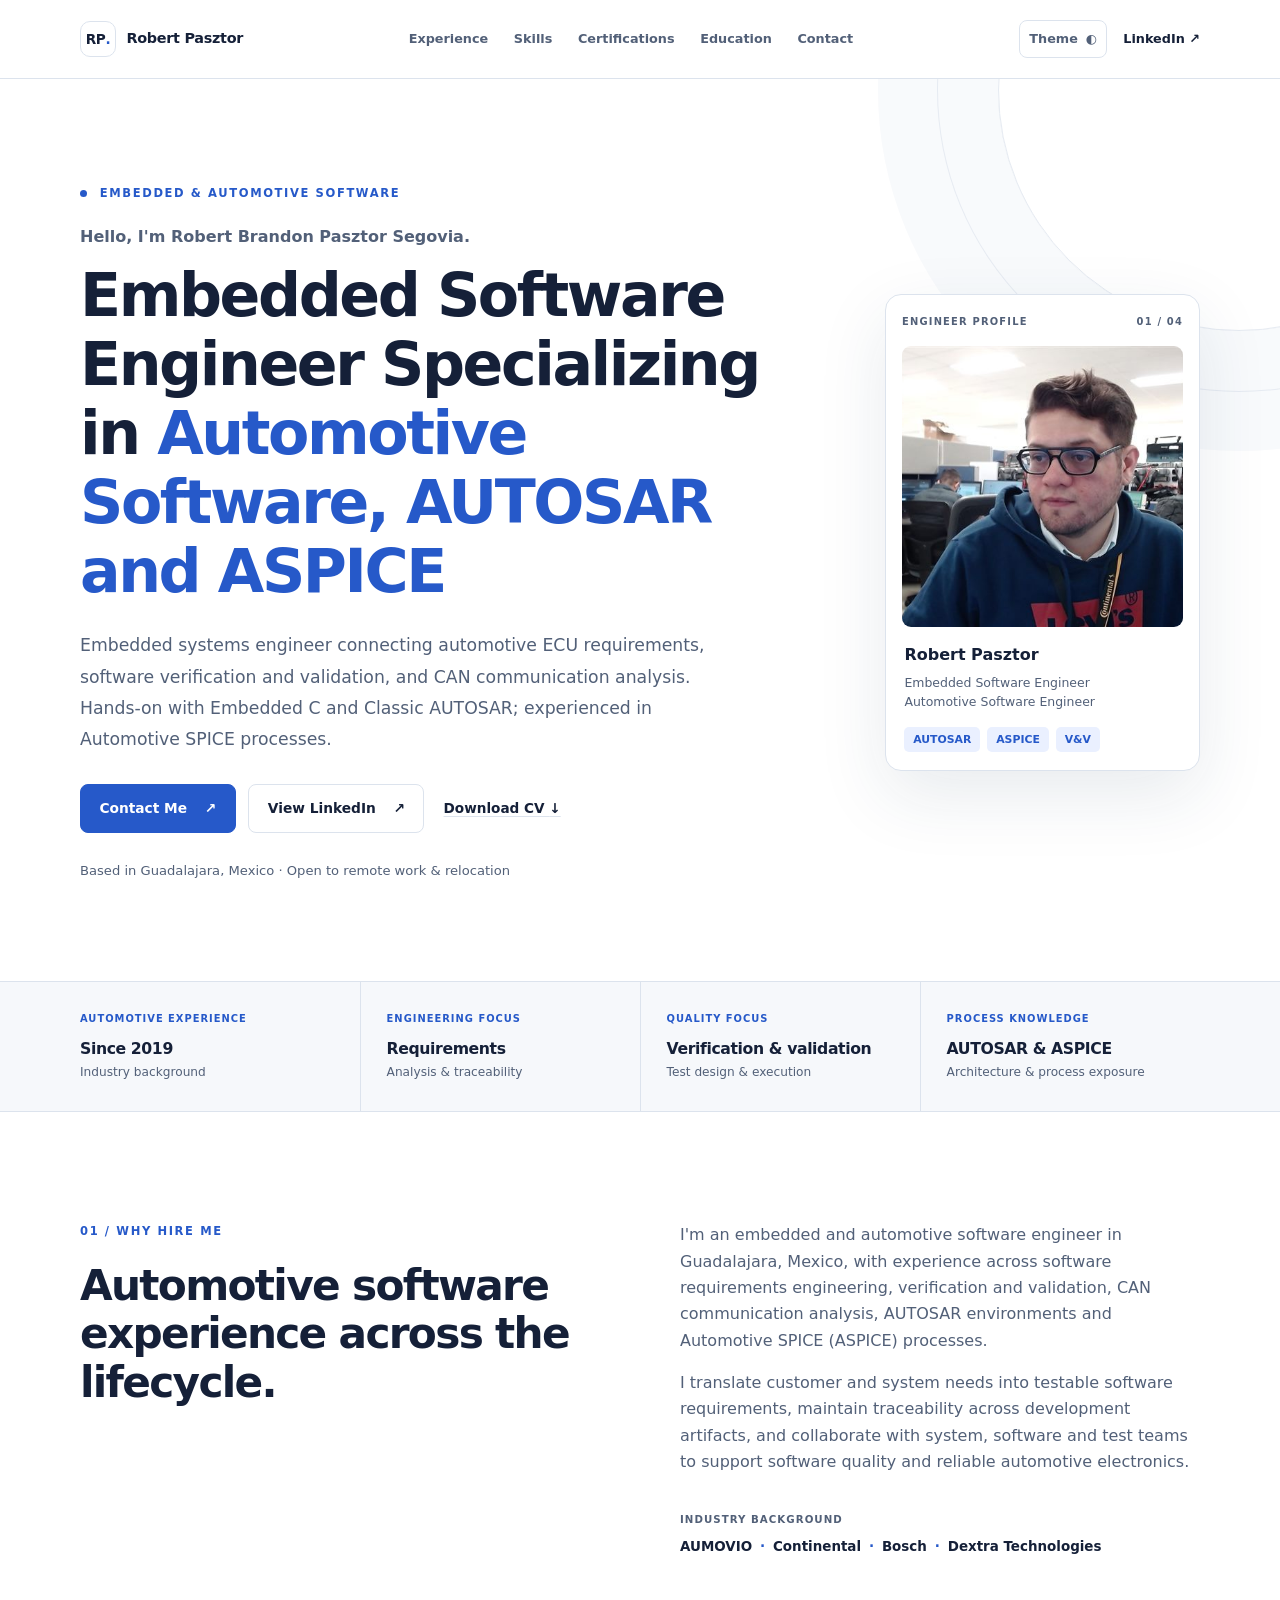
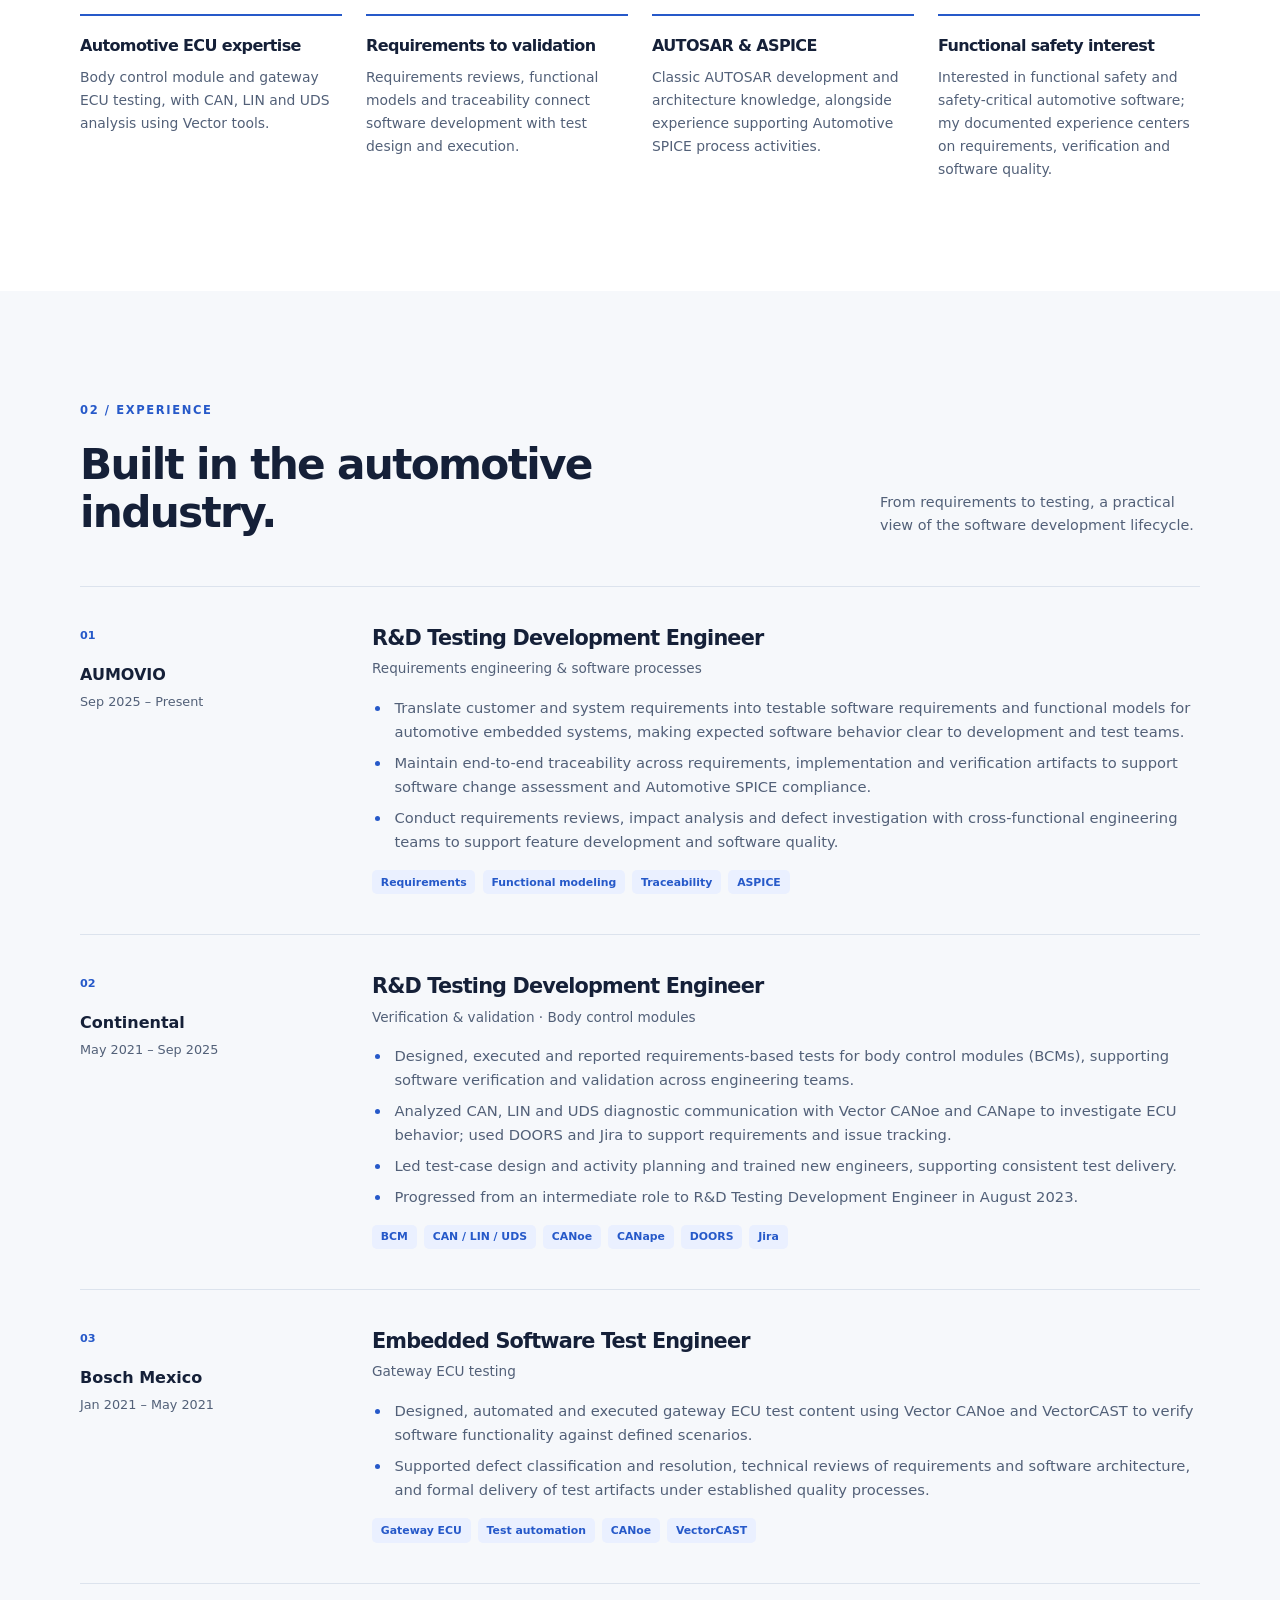
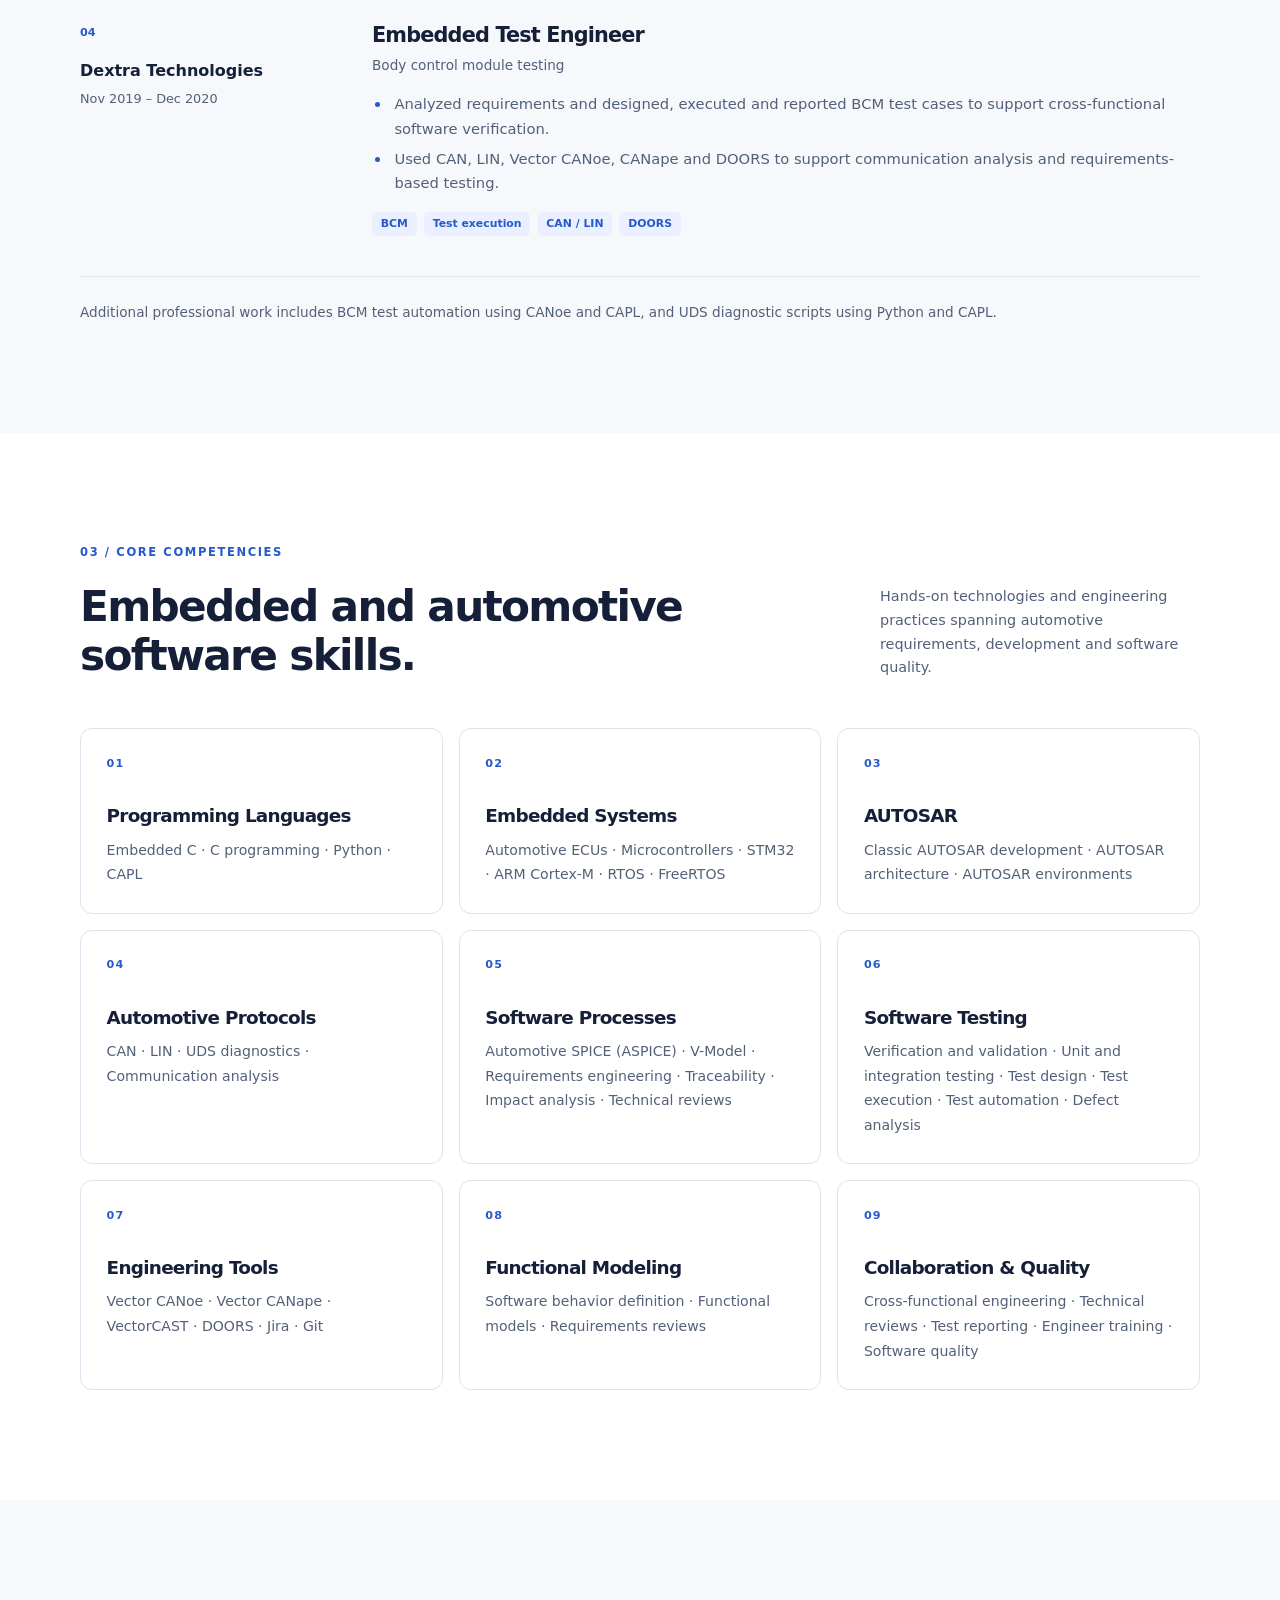
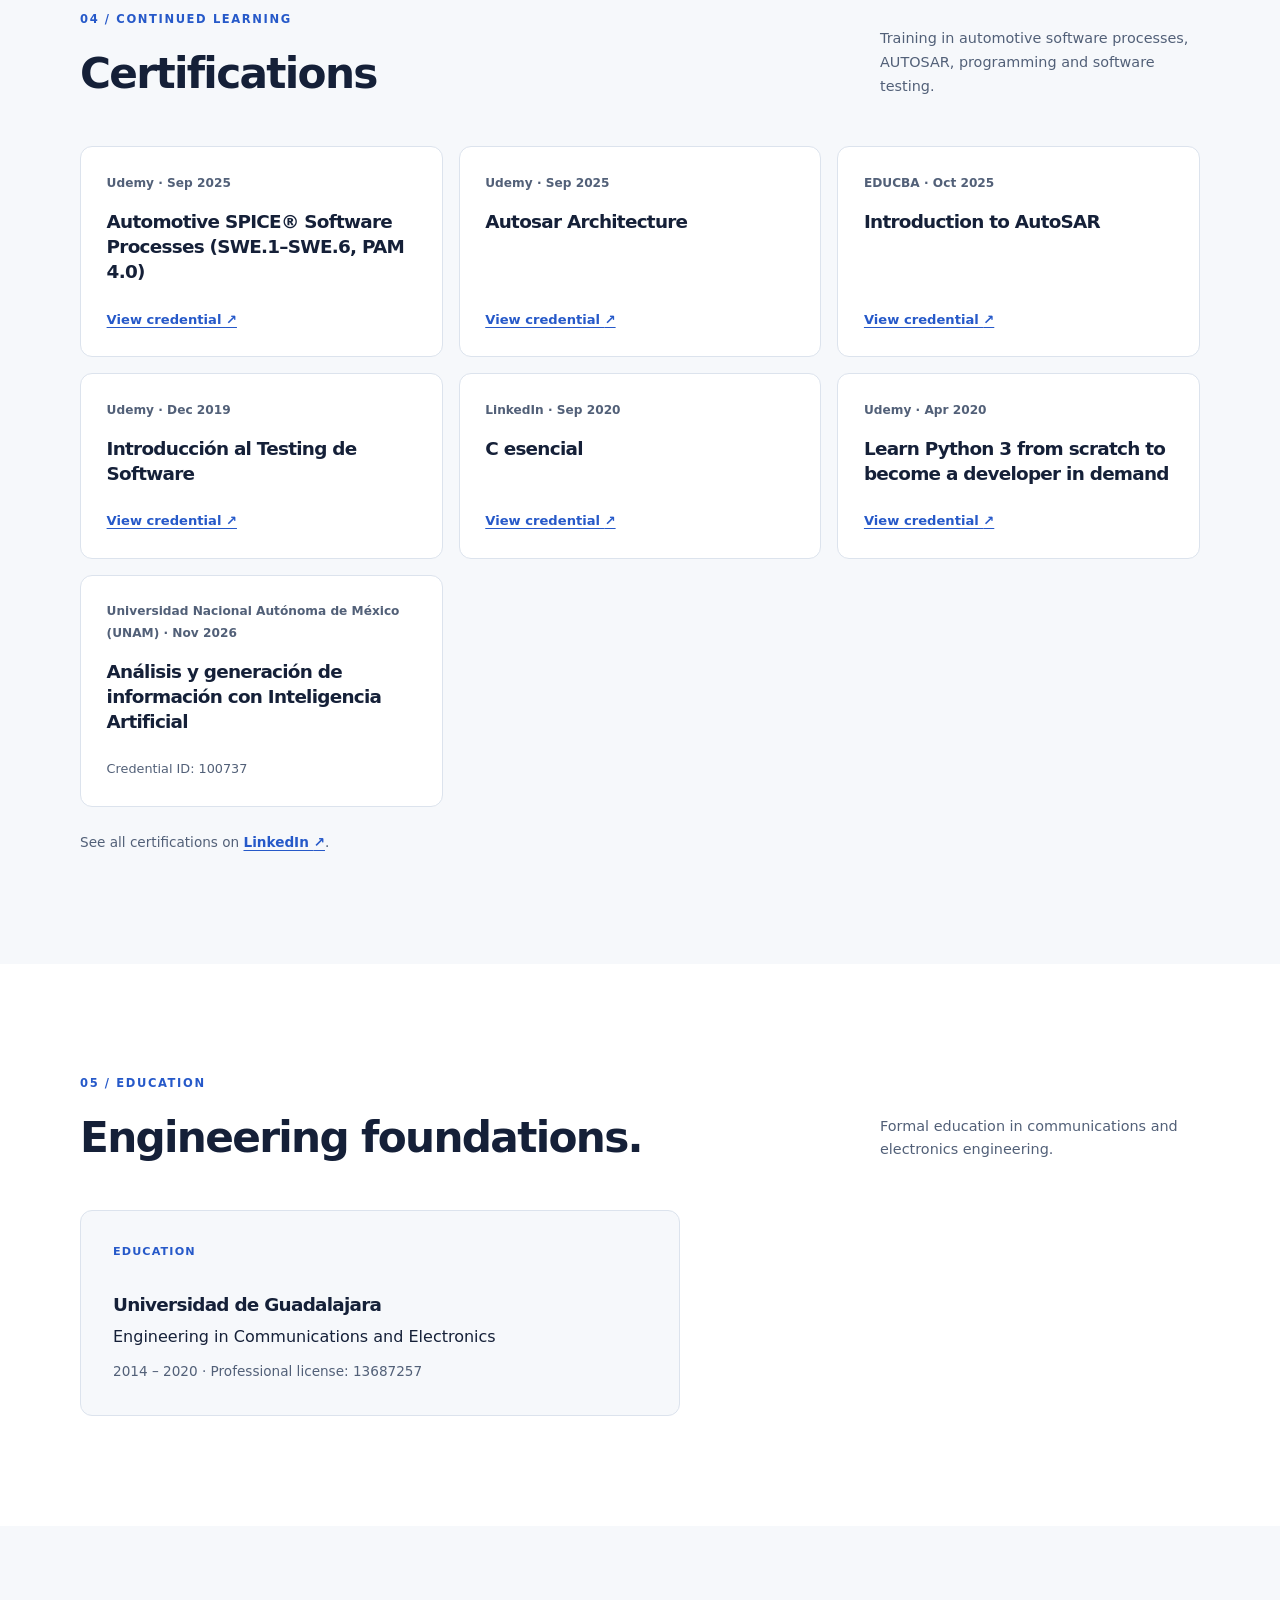
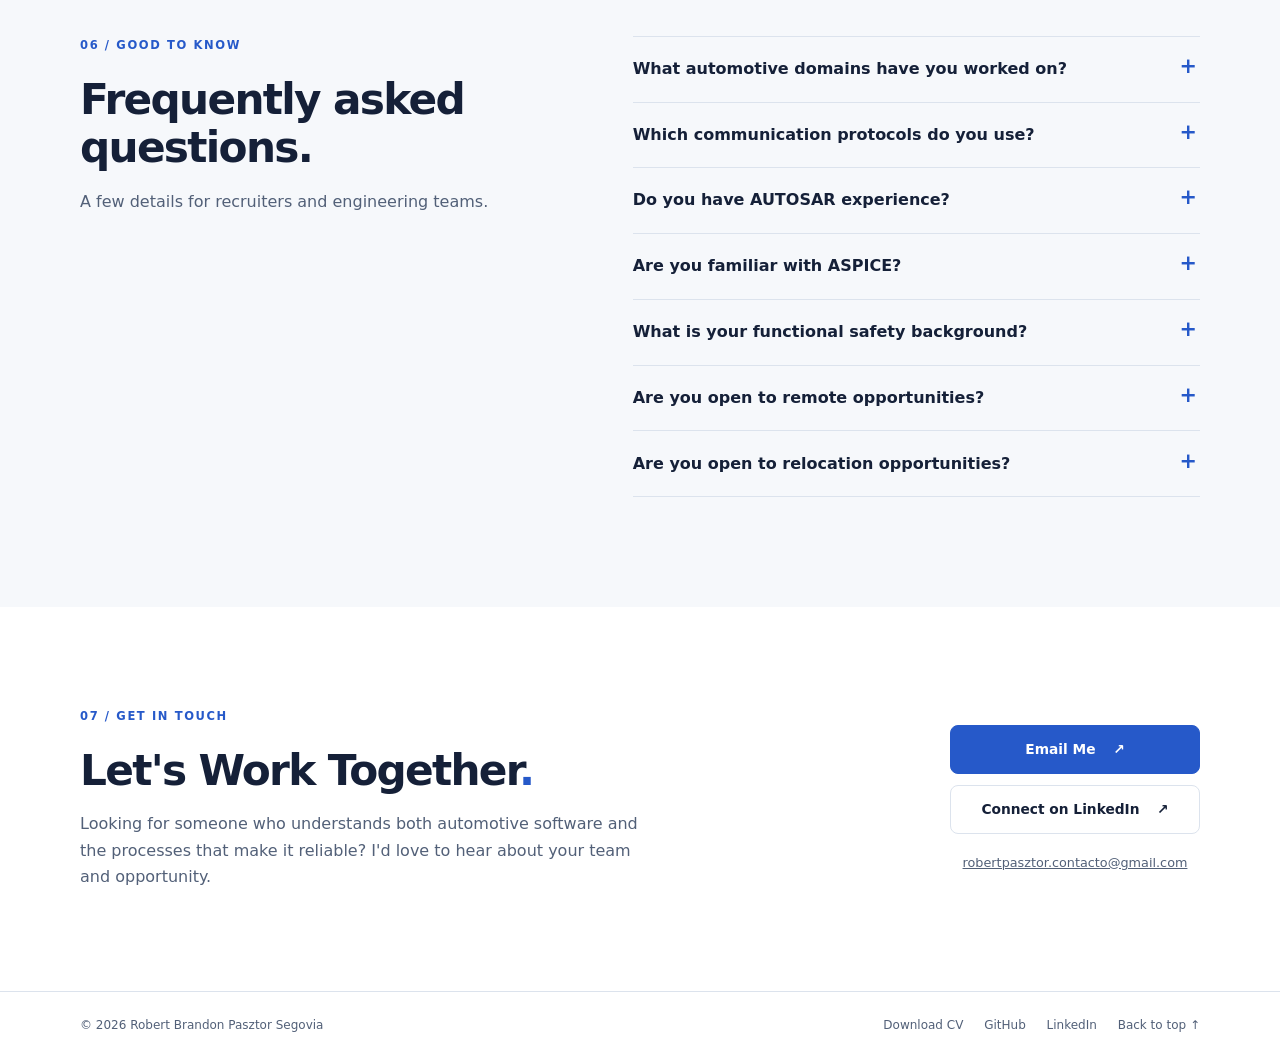
<file: index.html>
<!DOCTYPE html>
<html lang="en">
<head>
  <meta charset="utf-8">
  <meta name="viewport" content="width=device-width, initial-scale=1">
  <meta name="color-scheme" content="light dark">
  <title>Robert Pasztor | Embedded Software Engineer in Mexico | AUTOSAR &amp; ASPICE</title>
  <meta name="description" content="Embedded and automotive software engineer in Mexico. AUTOSAR, Automotive SPICE, Embedded C, ECU requirements, software verification, CAN, LIN, UDS and CANoe.">
  <link rel="canonical" href="https://robertpasztor.com/">
  <meta property="og:type" content="website">
  <meta property="og:url" content="https://robertpasztor.com/">
  <meta property="og:title" content="Robert Pasztor | Embedded &amp; Automotive Software Engineer in Mexico">
  <meta property="og:description" content="Automotive ECU requirements, software verification and validation, AUTOSAR, ASPICE and embedded systems engineering.">
  <meta property="og:image" content="https://robertpasztor.com/images/profile-720.jpg">
  <meta property="og:image:alt" content="Robert Brandon Pasztor Segovia">
  <meta name="twitter:card" content="summary">
  <meta name="twitter:title" content="Robert Pasztor | Embedded &amp; Automotive Software Engineer in Mexico">
  <meta name="twitter:description" content="Automotive ECU requirements, software verification and validation, AUTOSAR, ASPICE and embedded systems engineering.">
  <meta name="twitter:image" content="https://robertpasztor.com/images/profile-720.jpg">
  <meta name="twitter:image:alt" content="Robert Brandon Pasztor Segovia">
  <link rel="icon" href="images/favicon.png" type="image/png">
  <link rel="stylesheet" href="styles.css">
  <script type="application/ld+json">
  {
    "@context": "https://schema.org",
    "@type": "Person",
    "name": "Robert Brandon Pasztor Segovia",
    "jobTitle": "Embedded Software Engineer",
    "description": "Embedded and automotive software engineer experienced in ECU requirements engineering, software verification and validation, AUTOSAR environments and Automotive SPICE processes.",
    "url": "https://robertpasztor.com/",
    "image": "https://robertpasztor.com/images/profile-720.jpg",
    "email": "mailto:robertpasztor.contacto@gmail.com",
    "address": { "@type": "PostalAddress", "addressLocality": "Guadalajara", "addressRegion": "Jalisco", "addressCountry": "MX" },
    "sameAs": [
      "https://www.linkedin.com/in/robert-brandon-pasztor-segovia-b62612170/",
      "https://github.com/robertpasztor"
    ],
    "knowsAbout": ["Embedded systems", "Embedded C", "Automotive software", "Classic AUTOSAR", "Automotive SPICE", "Requirements engineering", "Software verification and validation", "CAN", "LIN", "UDS", "Vector CANoe", "STM32", "ARM Cortex-M", "FreeRTOS"]
  }
  </script>
  <script>
    try {
      const savedTheme = localStorage.getItem('theme');
      if (savedTheme === 'light' || savedTheme === 'dark') document.documentElement.dataset.theme = savedTheme;
    } catch (error) {
      console.warn('Theme preference could not be loaded.', error);
    }
  </script>
</head>
<body>
  <a class="skip-link" href="#main">Skip to content</a>
  <header class="site-header">
    <div class="container header-inner">
      <a class="brand" href="#top" aria-label="Robert Pasztor, back to top"><span class="brand-mark" aria-hidden="true">RP<span>.</span></span><span class="brand-name">Robert Pasztor</span></a>
      <nav class="navigation" aria-label="Main navigation">
        <a href="#experience">Experience</a>
        <a href="#skills">Skills</a>
        <a href="#certifications">Certifications</a>
        <a href="#education">Education</a>
        <a href="#contact">Contact</a>
      </nav>
      <div class="header-actions">
        <button class="theme-toggle" type="button" aria-label="Switch color theme">Theme <span aria-hidden="true">◐</span></button>
        <a class="header-link" href="https://www.linkedin.com/in/robert-brandon-pasztor-segovia-b62612170/">LinkedIn <span aria-hidden="true">↗</span></a>
      </div>
    </div>
  </header>

  <main id="main">
    <section class="hero section" id="top" aria-labelledby="hero-title">
      <div class="container hero-grid">
        <div class="hero-copy">
          <p class="eyebrow"><span class="status-dot"></span> Embedded &amp; automotive software</p>
          <p class="hero-name">Hello, I'm Robert Brandon Pasztor Segovia.</p>
          <h1 id="hero-title">Embedded Software Engineer Specializing in <span>Automotive Software, AUTOSAR and ASPICE</span></h1>
          <p class="hero-description">Embedded systems engineer connecting automotive ECU requirements, software verification and validation, and CAN communication analysis. Hands-on with Embedded C and Classic AUTOSAR; experienced in Automotive SPICE processes.</p>
          <div class="button-group">
            <a class="button button-primary" href="#contact">Contact Me <span aria-hidden="true">↗</span></a>
            <a class="button button-secondary" href="https://www.linkedin.com/in/robert-brandon-pasztor-segovia-b62612170/">View LinkedIn <span aria-hidden="true">↗</span></a>
            <a class="text-link" href="Robert-Pasztor-CV.pdf" download>Download CV <span aria-hidden="true">↓</span></a>
          </div>
          <p class="hero-location">Based in Guadalajara, Mexico <span aria-hidden="true">·</span> Open to remote work &amp; relocation</p>
        </div>
        <aside class="profile-card" aria-label="Professional profile">
          <div class="profile-card-top"><span>ENGINEER PROFILE</span><span aria-hidden="true">01 / 04</span></div>
          <img class="profile-photo" src="images/profile-720.jpg" alt="Robert Brandon Pasztor Segovia" width="720" height="405" fetchpriority="high">
          <div class="profile-details">
            <p class="profile-name">Robert Pasztor</p>
            <p>Embedded Software Engineer<br>Automotive Software Engineer</p>
            <div class="profile-tags"><span>AUTOSAR</span><span>ASPICE</span><span>V&amp;V</span></div>
          </div>
        </aside>
      </div>
    </section>

    <section class="background-strip" aria-label="Professional background">
      <div class="container background-grid">
        <div><span class="background-label">AUTOMOTIVE EXPERIENCE</span><strong>Since 2019</strong><span>Industry background</span></div>
        <div><span class="background-label">ENGINEERING FOCUS</span><strong>Requirements</strong><span>Analysis &amp; traceability</span></div>
        <div><span class="background-label">QUALITY FOCUS</span><strong>Verification &amp; validation</strong><span>Test design &amp; execution</span></div>
        <div><span class="background-label">PROCESS KNOWLEDGE</span><strong>AUTOSAR &amp; ASPICE</strong><span>Architecture &amp; process exposure</span></div>
      </div>
    </section>

    <section class="section" id="about">
      <div class="container split-heading">
        <div><p class="eyebrow">01 / WHY HIRE ME</p><h2>Automotive software experience across the lifecycle.</h2></div>
        <div class="section-intro">
          <p>I'm an embedded and automotive software engineer in Guadalajara, Mexico, with experience across software requirements engineering, verification and validation, CAN communication analysis, AUTOSAR environments and Automotive SPICE (ASPICE) processes.</p>
          <p>I translate customer and system needs into testable software requirements, maintain traceability across development artifacts, and collaborate with system, software and test teams to support software quality and reliable automotive electronics.</p>
          <p class="company-line"><span>INDUSTRY BACKGROUND</span> AUMOVIO <i>·</i> Continental <i>·</i> Bosch <i>·</i> Dextra Technologies</p>
        </div>
      </div>
      <div class="container value-grid">
        <article class="value-item"><h3>Automotive ECU expertise</h3><p>Body control module and gateway ECU testing, with CAN, LIN and UDS analysis using Vector tools.</p></article>
        <article class="value-item"><h3>Requirements to validation</h3><p>Requirements reviews, functional models and traceability connect software development with test design and execution.</p></article>
        <article class="value-item"><h3>AUTOSAR &amp; ASPICE</h3><p>Classic AUTOSAR development and architecture knowledge, alongside experience supporting Automotive SPICE process activities.</p></article>
        <article class="value-item"><h3>Functional safety interest</h3><p>Interested in functional safety and safety-critical automotive software; my documented experience centers on requirements, verification and software quality.</p></article>
      </div>
    </section>

    <section class="section section-muted" id="experience">
      <div class="container">
        <div class="section-heading"><div><p class="eyebrow">02 / EXPERIENCE</p><h2>Built in the automotive industry.</h2></div><p>From requirements to testing, a practical view of the software development lifecycle.</p></div>
        <div class="timeline">
          <article class="timeline-item">
            <div class="timeline-meta"><span class="timeline-number">01</span><p>AUMOVIO</p><span>Sep 2025 – Present</span></div>
            <div class="timeline-content"><h3>R&amp;D Testing Development Engineer</h3><p class="timeline-subtitle">Requirements engineering &amp; software processes</p>
              <ul><li>Translate customer and system requirements into testable software requirements and functional models for automotive embedded systems, making expected software behavior clear to development and test teams.</li><li>Maintain end-to-end traceability across requirements, implementation and verification artifacts to support software change assessment and Automotive SPICE compliance.</li><li>Conduct requirements reviews, impact analysis and defect investigation with cross-functional engineering teams to support feature development and software quality.</li></ul>
              <div class="tags"><span>Requirements</span><span>Functional modeling</span><span>Traceability</span><span>ASPICE</span></div>
            </div>
          </article>
          <article class="timeline-item">
            <div class="timeline-meta"><span class="timeline-number">02</span><p>Continental</p><span>May 2021 – Sep 2025</span></div>
            <div class="timeline-content"><h3>R&amp;D Testing Development Engineer</h3><p class="timeline-subtitle">Verification &amp; validation · Body control modules</p>
              <ul><li>Designed, executed and reported requirements-based tests for body control modules (BCMs), supporting software verification and validation across engineering teams.</li><li>Analyzed CAN, LIN and UDS diagnostic communication with Vector CANoe and CANape to investigate ECU behavior; used DOORS and Jira to support requirements and issue tracking.</li><li>Led test-case design and activity planning and trained new engineers, supporting consistent test delivery.</li><li>Progressed from an intermediate role to R&amp;D Testing Development Engineer in August 2023.</li></ul>
              <div class="tags"><span>BCM</span><span>CAN / LIN / UDS</span><span>CANoe</span><span>CANape</span><span>DOORS</span><span>Jira</span></div>
            </div>
          </article>
          <article class="timeline-item">
            <div class="timeline-meta"><span class="timeline-number">03</span><p>Bosch Mexico</p><span>Jan 2021 – May 2021</span></div>
            <div class="timeline-content"><h3>Embedded Software Test Engineer</h3><p class="timeline-subtitle">Gateway ECU testing</p>
              <ul><li>Designed, automated and executed gateway ECU test content using Vector CANoe and VectorCAST to verify software functionality against defined scenarios.</li><li>Supported defect classification and resolution, technical reviews of requirements and software architecture, and formal delivery of test artifacts under established quality processes.</li></ul>
              <div class="tags"><span>Gateway ECU</span><span>Test automation</span><span>CANoe</span><span>VectorCAST</span></div>
            </div>
          </article>
          <article class="timeline-item">
            <div class="timeline-meta"><span class="timeline-number">04</span><p>Dextra Technologies</p><span>Nov 2019 – Dec 2020</span></div>
            <div class="timeline-content"><h3>Embedded Test Engineer</h3><p class="timeline-subtitle">Body control module testing</p>
              <ul><li>Analyzed requirements and designed, executed and reported BCM test cases to support cross-functional software verification.</li><li>Used CAN, LIN, Vector CANoe, CANape and DOORS to support communication analysis and requirements-based testing.</li></ul>
              <div class="tags"><span>BCM</span><span>Test execution</span><span>CAN / LIN</span><span>DOORS</span></div>
            </div>
          </article>
        </div>
        <p class="section-note">Additional professional work includes BCM test automation using CANoe and CAPL, and UDS diagnostic scripts using Python and CAPL.</p>
      </div>
    </section>

    <section class="section" id="skills">
      <div class="container">
        <div class="section-heading"><div><p class="eyebrow">03 / CORE COMPETENCIES</p><h2>Embedded and automotive software skills.</h2></div><p>Hands-on technologies and engineering practices spanning automotive requirements, development and software quality.</p></div>
        <div class="card-grid skill-grid">
          <article class="card"><span class="card-index">01</span><h3>Programming Languages</h3><p>Embedded C · C programming · Python · CAPL</p></article>
          <article class="card"><span class="card-index">02</span><h3>Embedded Systems</h3><p>Automotive ECUs · Microcontrollers · STM32 · ARM Cortex-M · RTOS · FreeRTOS</p></article>
          <article class="card"><span class="card-index">03</span><h3>AUTOSAR</h3><p>Classic AUTOSAR development · AUTOSAR architecture · AUTOSAR environments</p></article>
          <article class="card"><span class="card-index">04</span><h3>Automotive Protocols</h3><p>CAN · LIN · UDS diagnostics · Communication analysis</p></article>
          <article class="card"><span class="card-index">05</span><h3>Software Processes</h3><p>Automotive SPICE (ASPICE) · V-Model · Requirements engineering · Traceability · Impact analysis · Technical reviews</p></article>
          <article class="card"><span class="card-index">06</span><h3>Software Testing</h3><p>Verification and validation · Unit and integration testing · Test design · Test execution · Test automation · Defect analysis</p></article>
          <article class="card"><span class="card-index">07</span><h3>Engineering Tools</h3><p>Vector CANoe · Vector CANape · VectorCAST · DOORS · Jira · Git</p></article>
          <article class="card"><span class="card-index">08</span><h3>Functional Modeling</h3><p>Software behavior definition · Functional models · Requirements reviews</p></article>
          <article class="card"><span class="card-index">09</span><h3>Collaboration &amp; Quality</h3><p>Cross-functional engineering · Technical reviews · Test reporting · Engineer training · Software quality</p></article>
        </div>
      </div>
    </section>

    <section class="section section-muted" id="certifications">
      <div class="container">
        <div class="section-heading"><div><p class="eyebrow">04 / CONTINUED LEARNING</p><h2>Certifications</h2></div><p>Training in automotive software processes, AUTOSAR, programming and software testing.</p></div>
        <div class="card-grid certification-grid">
          <article class="card certification-card"><p class="certification-meta">Udemy · Sep 2025</p><h3>Automotive SPICE® Software Processes (SWE.1–SWE.6, PAM 4.0)</h3><a href="https://www.udemy.com/certificate/UC-355ec37c-d4f5-495a-ac98-7f2dc5468be2/" aria-label="View Automotive SPICE Software Processes credential">View credential <span aria-hidden="true">↗</span></a></article>
          <article class="card certification-card"><p class="certification-meta">Udemy · Sep 2025</p><h3>Autosar Architecture</h3><a href="https://www.udemy.com/certificate/UC-5a1b3e8e-328f-4ca1-bb1f-32a8202d4c24/" aria-label="View Autosar Architecture credential">View credential <span aria-hidden="true">↗</span></a></article>
          <article class="card certification-card"><p class="certification-meta">EDUCBA · Oct 2025</p><h3>Introduction to AutoSAR</h3><a href="https://www.coursera.org/account/accomplishments/records/B3RTJLMV8T0O" aria-label="View Introduction to AutoSAR credential">View credential <span aria-hidden="true">↗</span></a></article>
          <article class="card certification-card"><p class="certification-meta">Udemy · Dec 2019</p><h3 lang="es">Introducción al Testing de Software</h3><a href="https://www.udemy.com/certificate/UC-2EEPIBVC/" aria-label="View Introducción al Testing de Software credential">View credential <span aria-hidden="true">↗</span></a></article>
          <article class="card certification-card"><p class="certification-meta">LinkedIn · Sep 2020</p><h3 lang="es">C esencial</h3><a href="https://www.linkedin.com/learning/certificates/1a77b43eda0457ffd201f0edb85b78d61164cab98424510bbd9eefb60a24d94f" aria-label="View C esencial credential">View credential <span aria-hidden="true">↗</span></a></article>
          <article class="card certification-card"><p class="certification-meta">Udemy · Apr 2020</p><h3>Learn Python 3 from scratch to become a developer in demand</h3><a href="https://www.udemy.com/certificate/UC-d97eb6b6-2c0a-46fe-884d-4e3c16252123/" aria-label="View Learn Python 3 credential">View credential <span aria-hidden="true">↗</span></a></article>
          <article class="card certification-card"><p class="certification-meta">Universidad Nacional Autónoma de México (UNAM) · Nov 2026</p><h3 lang="es">Análisis y generación de información con Inteligencia Artificial</h3><p class="credential-id">Credential ID: 100737</p></article>
        </div>
        <p class="section-note">See all certifications on <a href="https://www.linkedin.com/in/robert-brandon-pasztor-segovia-b62612170/">LinkedIn <span aria-hidden="true">↗</span></a>.</p>
      </div>
    </section>

    <section class="section" id="education">
      <div class="container">
        <div class="section-heading"><div><p class="eyebrow">05 / EDUCATION</p><h2>Engineering foundations.</h2></div><p>Formal education in communications and electronics engineering.</p></div>
        <article class="education-card"><span class="card-index">EDUCATION</span><h3>Universidad de Guadalajara</h3><p>Engineering in Communications and Electronics</p><p class="muted">2014 – 2020 · Professional license: 13687257</p></article>
      </div>
    </section>

    <section class="section section-muted" id="faq">
      <div class="container faq-layout">
        <div><p class="eyebrow">06 / GOOD TO KNOW</p><h2>Frequently asked questions.</h2><p class="muted">A few details for recruiters and engineering teams.</p></div>
        <div class="faq-list">
          <details><summary>What automotive domains have you worked on?</summary><p>My experience includes body control modules (BCM) and gateway ECUs, with a focus on software requirements, testing and quality.</p></details>
          <details><summary>Which communication protocols do you use?</summary><p>I have worked with CAN, LIN and UDS, including communication analysis with Vector tools such as CANoe and CANape.</p></details>
          <details><summary>Do you have AUTOSAR experience?</summary><p>I have hands-on Classic AUTOSAR development experience and knowledge of AUTOSAR architecture, supported by continued learning in the subject.</p></details>
          <details><summary>Are you familiar with ASPICE?</summary><p>Yes. I have supported ASPICE-based development processes, including requirements reviews, traceability and verification activities.</p></details>
          <details><summary>What is your functional safety background?</summary><p>I am interested in functional safety and safety-critical automotive software. My experience presented here focuses on requirements, traceability, verification and software quality; it does not claim ISO 26262 certification or a dedicated functional safety role.</p></details>
          <details><summary>Are you open to remote opportunities?</summary><p>Yes, I am open to remote opportunities.</p></details>
          <details><summary>Are you open to relocation opportunities?</summary><p>Yes, I am open to relocation opportunities.</p></details>
        </div>
      </div>
    </section>

    <section class="section contact-section" id="contact">
      <div class="container contact-inner">
        <div><p class="eyebrow">07 / GET IN TOUCH</p><h2>Let's Work Together<span>.</span></h2><p>Looking for someone who understands both automotive software and the processes that make it reliable? I'd love to hear about your team and opportunity.</p></div>
        <div class="contact-actions"><a class="button button-primary" href="mailto:robertpasztor.contacto@gmail.com">Email Me <span aria-hidden="true">↗</span></a><a class="button button-secondary" href="https://www.linkedin.com/in/robert-brandon-pasztor-segovia-b62612170/">Connect on LinkedIn <span aria-hidden="true">↗</span></a><a class="contact-email" href="mailto:robertpasztor.contacto@gmail.com">robertpasztor.contacto@gmail.com</a></div>
      </div>
    </section>
  </main>
  <footer class="site-footer"><div class="container footer-inner"><p>© <span id="year">2026</span> Robert Brandon Pasztor Segovia</p><div><a href="Robert-Pasztor-CV.pdf" download>Download CV</a><a href="https://github.com/robertpasztor">GitHub</a><a href="https://www.linkedin.com/in/robert-brandon-pasztor-segovia-b62612170/">LinkedIn</a><a href="#top">Back to top ↑</a></div></div></footer>
  <script>
    const themeButton = document.querySelector('.theme-toggle');
    function currentTheme() {
      return document.documentElement.dataset.theme || (matchMedia('(prefers-color-scheme: dark)').matches ? 'dark' : 'light');
    }
    function updateThemeButton() {
      themeButton.setAttribute('aria-label', 'Switch to ' + (currentTheme() === 'dark' ? 'light' : 'dark') + ' theme');
    }
    updateThemeButton();
    themeButton.addEventListener('click', () => {
      const theme = currentTheme() === 'dark' ? 'light' : 'dark';
      document.documentElement.dataset.theme = theme;
      updateThemeButton();
      try {
        localStorage.setItem('theme', theme);
      } catch (error) {
        console.warn('Theme preference could not be saved.', error);
      }
    });
    matchMedia('(prefers-color-scheme: dark)').addEventListener('change', updateThemeButton);
    document.getElementById('year').textContent = new Date().getFullYear();
  </script>
</body>
</html>
</file>
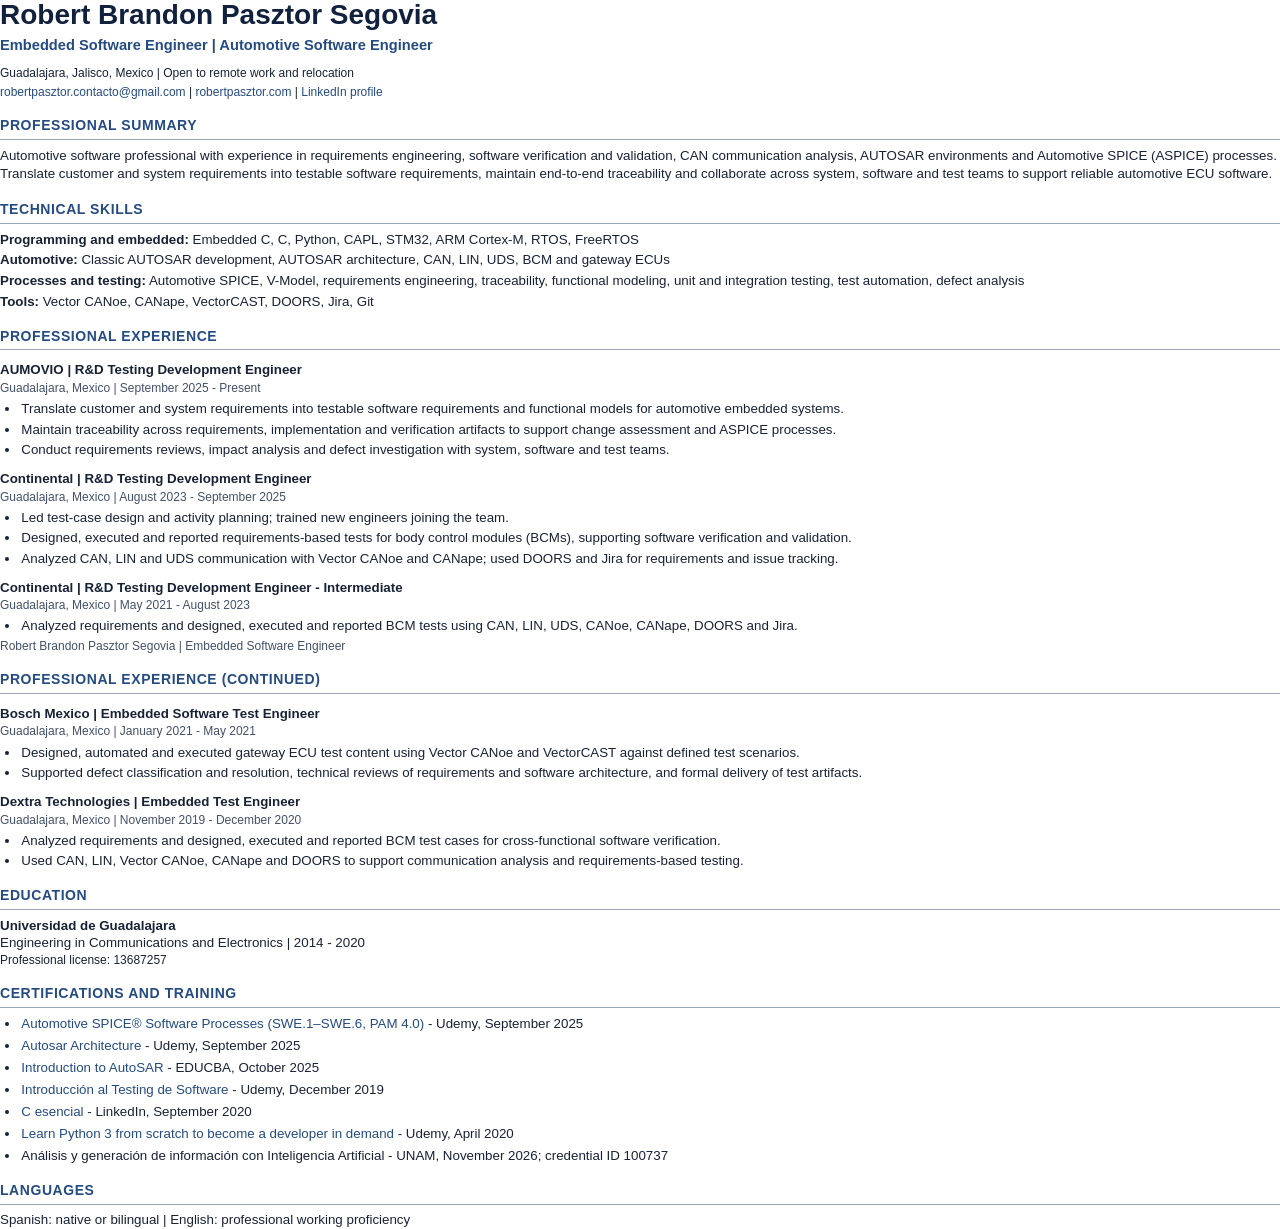
<file: cv.html>
<!DOCTYPE html>
<html lang="en">
<head>
  <meta charset="utf-8">
  <title>Robert Brandon Pasztor Segovia - Embedded Software Engineer CV</title>
  <style>
    @page { size: letter; margin: 0.53in 0.65in; }
    * { box-sizing: border-box; }
    body { margin: 0; color: #172235; font: 10pt/1.35 Arial, sans-serif; }
    h1, h2, h3, p, ul { margin: 0; }
    h1 { font-size: 21pt; line-height: 1.1; color: #11213d; }
    .headline { margin-top: 4pt; color: #244b82; font-size: 11pt; font-weight: bold; }
    .contact { margin-top: 7pt; font-size: 9pt; }
    .contact + .contact { margin-top: 2pt; }
    a { color: #244b82; text-decoration: none; }
    h2 { margin: 12pt 0 5pt; padding-bottom: 3pt; border-bottom: 1px solid #9aa8bb; color: #244b82; font-size: 10.5pt; letter-spacing: .04em; text-transform: uppercase; }
    h3 { font-size: 10pt; line-height: 1.3; }
    .summary { line-height: 1.4; }
    .skills p { margin: 2pt 0; }
    .job { margin-top: 8pt; break-inside: avoid; }
    .job-meta { margin: 1pt 0 3pt; color: #425167; font-size: 9pt; }
    ul { padding-left: 15pt; }
    li { margin: 2pt 0; padding-left: 1pt; }
    .page-break { break-before: page; }
    .continued { color: #425167; font-size: 9pt; }
    .certifications li { margin: 3pt 0; }
    .small { font-size: 9pt; }
  </style>
</head>
<body>
  <header>
    <h1>Robert Brandon Pasztor Segovia</h1>
    <p class="headline">Embedded Software Engineer | Automotive Software Engineer</p>
    <p class="contact">Guadalajara, Jalisco, Mexico | Open to remote work and relocation</p>
    <p class="contact"><a href="mailto:robertpasztor.contacto@gmail.com">robertpasztor.contacto@gmail.com</a> | <a href="https://robertpasztor.com/">robertpasztor.com</a> | <a href="https://www.linkedin.com/in/robert-brandon-pasztor-segovia-b62612170/">LinkedIn profile</a></p>
  </header>

  <section>
    <h2>Professional Summary</h2>
    <p class="summary">Automotive software professional with experience in requirements engineering, software verification and validation, CAN communication analysis, AUTOSAR environments and Automotive SPICE (ASPICE) processes. Translate customer and system requirements into testable software requirements, maintain end-to-end traceability and collaborate across system, software and test teams to support reliable automotive ECU software.</p>
  </section>

  <section class="skills">
    <h2>Technical Skills</h2>
    <p><strong>Programming and embedded:</strong> Embedded C, C, Python, CAPL, STM32, ARM Cortex-M, RTOS, FreeRTOS</p>
    <p><strong>Automotive:</strong> Classic AUTOSAR development, AUTOSAR architecture, CAN, LIN, UDS, BCM and gateway ECUs</p>
    <p><strong>Processes and testing:</strong> Automotive SPICE, V-Model, requirements engineering, traceability, functional modeling, unit and integration testing, test automation, defect analysis</p>
    <p><strong>Tools:</strong> Vector CANoe, CANape, VectorCAST, DOORS, Jira, Git</p>
  </section>

  <section>
    <h2>Professional Experience</h2>
    <article class="job">
      <h3>AUMOVIO | R&amp;D Testing Development Engineer</h3>
      <p class="job-meta">Guadalajara, Mexico | September 2025 - Present</p>
      <ul>
        <li>Translate customer and system requirements into testable software requirements and functional models for automotive embedded systems.</li>
        <li>Maintain traceability across requirements, implementation and verification artifacts to support change assessment and ASPICE processes.</li>
        <li>Conduct requirements reviews, impact analysis and defect investigation with system, software and test teams.</li>
      </ul>
    </article>
    <article class="job">
      <h3>Continental | R&amp;D Testing Development Engineer</h3>
      <p class="job-meta">Guadalajara, Mexico | August 2023 - September 2025</p>
      <ul>
        <li>Led test-case design and activity planning; trained new engineers joining the team.</li>
        <li>Designed, executed and reported requirements-based tests for body control modules (BCMs), supporting software verification and validation.</li>
        <li>Analyzed CAN, LIN and UDS communication with Vector CANoe and CANape; used DOORS and Jira for requirements and issue tracking.</li>
      </ul>
    </article>
    <article class="job">
      <h3>Continental | R&amp;D Testing Development Engineer - Intermediate</h3>
      <p class="job-meta">Guadalajara, Mexico | May 2021 - August 2023</p>
      <ul><li>Analyzed requirements and designed, executed and reported BCM tests using CAN, LIN, UDS, CANoe, CANape, DOORS and Jira.</li></ul>
    </article>
  </section>

  <section class="page-break">
    <p class="continued">Robert Brandon Pasztor Segovia | Embedded Software Engineer</p>
    <h2>Professional Experience (continued)</h2>
    <article class="job">
      <h3>Bosch Mexico | Embedded Software Test Engineer</h3>
      <p class="job-meta">Guadalajara, Mexico | January 2021 - May 2021</p>
      <ul>
        <li>Designed, automated and executed gateway ECU test content using Vector CANoe and VectorCAST against defined test scenarios.</li>
        <li>Supported defect classification and resolution, technical reviews of requirements and software architecture, and formal delivery of test artifacts.</li>
      </ul>
    </article>
    <article class="job">
      <h3>Dextra Technologies | Embedded Test Engineer</h3>
      <p class="job-meta">Guadalajara, Mexico | November 2019 - December 2020</p>
      <ul>
        <li>Analyzed requirements and designed, executed and reported BCM test cases for cross-functional software verification.</li>
        <li>Used CAN, LIN, Vector CANoe, CANape and DOORS to support communication analysis and requirements-based testing.</li>
      </ul>
    </article>
  </section>

  <section>
    <h2>Education</h2>
    <h3>Universidad de Guadalajara</h3>
    <p>Engineering in Communications and Electronics | 2014 - 2020</p>
    <p class="small">Professional license: 13687257</p>
  </section>

  <section>
    <h2>Certifications and Training</h2>
    <ul class="certifications">
      <li><a href="https://www.udemy.com/certificate/UC-355ec37c-d4f5-495a-ac98-7f2dc5468be2/">Automotive SPICE® Software Processes (SWE.1–SWE.6, PAM 4.0)</a> - Udemy, September 2025</li>
      <li><a href="https://www.udemy.com/certificate/UC-5a1b3e8e-328f-4ca1-bb1f-32a8202d4c24/">Autosar Architecture</a> - Udemy, September 2025</li>
      <li><a href="https://www.coursera.org/account/accomplishments/records/B3RTJLMV8T0O">Introduction to AutoSAR</a> - EDUCBA, October 2025</li>
      <li><a href="https://www.udemy.com/certificate/UC-2EEPIBVC/"><span lang="es">Introducción al Testing de Software</span></a> - Udemy, December 2019</li>
      <li><a href="https://www.linkedin.com/learning/certificates/1a77b43eda0457ffd201f0edb85b78d61164cab98424510bbd9eefb60a24d94f"><span lang="es">C esencial</span></a> - LinkedIn, September 2020</li>
      <li><a href="https://www.udemy.com/certificate/UC-d97eb6b6-2c0a-46fe-884d-4e3c16252123/">Learn Python 3 from scratch to become a developer in demand</a> - Udemy, April 2020</li>
      <li><span lang="es">Análisis y generación de información con Inteligencia Artificial</span> - UNAM, November 2026; credential ID 100737</li>
    </ul>
  </section>

  <section>
    <h2>Languages</h2>
    <p>Spanish: native or bilingual | English: professional working proficiency</p>
  </section>
</body>
</html>
</file>
<file: styles.css>
:root {
  color-scheme: light;
  --background: #ffffff;
  --surface: #f6f8fb;
  --card: #ffffff;
  --text: #152038;
  --muted: #526078;
  --border: #dce3ed;
  --accent: #2659c9;
  --accent-soft: #eaf0ff;
  --button-text: #ffffff;
  --header: rgba(255, 255, 255, .95);
  --shadow: 0 24px 70px rgba(32, 54, 91, .10);
}

@media (prefers-color-scheme: dark) {
  :root:not([data-theme]) {
    color-scheme: dark;
    --background: #0c111d;
    --surface: #111a2a;
    --card: #151f30;
    --text: #f0f4fc;
    --muted: #b0bed3;
    --border: #2a3950;
    --accent: #9ab8ff;
    --accent-soft: #1d3053;
    --button-text: #101a2b;
    --header: rgba(12, 17, 29, .96);
    --shadow: 0 24px 70px rgba(0, 0, 0, .24);
  }
}

:root[data-theme="dark"] {
  color-scheme: dark;
  --background: #0c111d;
  --surface: #111a2a;
  --card: #151f30;
  --text: #f0f4fc;
  --muted: #b0bed3;
  --border: #2a3950;
  --accent: #9ab8ff;
  --accent-soft: #1d3053;
  --button-text: #101a2b;
  --header: rgba(12, 17, 29, .96);
  --shadow: 0 24px 70px rgba(0, 0, 0, .24);
}

:root[data-theme="light"] { color-scheme: light; }
* { box-sizing: border-box; }
html { scroll-behavior: smooth; scroll-padding-top: 7rem; }
body { margin: 0; background: var(--background); color: var(--text); font-family: Inter, ui-sans-serif, system-ui, -apple-system, BlinkMacSystemFont, "Segoe UI", sans-serif; font-size: 1rem; line-height: 1.65; }
a { color: inherit; }
img { display: block; max-width: 100%; }
button { font: inherit; }
:focus-visible { outline: 3px solid var(--accent); outline-offset: 4px; }
.container { width: min(1120px, calc(100% - 3rem)); margin-inline: auto; }
.skip-link { position: fixed; top: .5rem; left: .5rem; z-index: 20; padding: .6rem 1rem; background: var(--text); color: var(--background); transform: translateY(-160%); }
.skip-link:focus { transform: translateY(0); }
.site-header { position: sticky; top: 0; z-index: 10; background: var(--header); border-bottom: 1px solid var(--border); }
.header-inner { min-height: 78px; display: flex; align-items: center; justify-content: space-between; gap: 1.5rem; }
.brand { display: inline-flex; align-items: center; gap: .65rem; flex-shrink: 0; text-decoration: none; font-size: .9rem; font-weight: 750; letter-spacing: -.02em; }
.brand-mark { display: inline-flex; align-items: center; justify-content: center; width: 36px; height: 36px; border: 1px solid var(--border); border-radius: 10px; font-size: .85rem; }
.brand-mark span { display: inline; color: var(--accent); }
.navigation, .header-actions { display: flex; align-items: center; gap: 1.6rem; }
.navigation a, .header-link, .theme-toggle { color: var(--muted); font-size: .8rem; font-weight: 650; text-decoration: none; white-space: nowrap; }
.navigation a:hover, .header-link:hover, .theme-toggle:hover, .site-footer a:hover { color: var(--accent); }
.header-actions { gap: 1rem; }
.header-link { color: var(--text); }
.theme-toggle { padding: .45rem .6rem; border: 1px solid var(--border); border-radius: 8px; background: transparent; cursor: pointer; }
.theme-toggle span { margin-left: .2rem; }
.section { padding: 110px 0; }
.section-muted { background: var(--surface); }
.hero { position: relative; overflow: hidden; padding: 105px 0 100px; }
.hero::before { content: ""; position: absolute; z-index: -1; width: 480px; height: 480px; right: -200px; top: -230px; border: 1px solid var(--border); border-radius: 50%; box-shadow: 0 0 0 60px var(--surface), 0 0 0 61px var(--border), 0 0 0 120px var(--surface); opacity: .7; }
.hero-grid { display: grid; grid-template-columns: minmax(0, 1fr) 315px; align-items: center; gap: clamp(3rem, 8vw, 7rem); }
.eyebrow { margin: 0 0 1.3rem; color: var(--accent); font-size: .72rem; font-weight: 800; letter-spacing: .14em; text-transform: uppercase; }
.status-dot { display: inline-block; width: 7px; height: 7px; margin-right: .45rem; border-radius: 50%; background: var(--accent); vertical-align: middle; }
.hero-name { margin: 0 0 .65rem; color: var(--muted); font-weight: 650; }
h1, h2, h3, p { margin-top: 0; }
h1, h2, h3 { line-height: 1.15; letter-spacing: -.04em; }
h1 { max-width: 760px; margin-bottom: 1.5rem; font-size: clamp(2.6rem, 4.7vw, 4.25rem); font-weight: 750; }
h1 span { color: var(--accent); }
h2 { max-width: 620px; margin-bottom: 0; font-size: clamp(2rem, 3.3vw, 3rem); font-weight: 740; }
h3 { font-size: 1.15rem; }
.hero-description { max-width: 640px; margin-bottom: 1.8rem; color: var(--muted); font-size: 1.08rem; line-height: 1.8; }
.button-group { display: flex; align-items: center; flex-wrap: wrap; gap: .8rem; }
.button { display: inline-flex; align-items: center; justify-content: center; gap: 1.1rem; min-height: 49px; padding: .75rem 1.15rem; border: 1px solid var(--border); border-radius: 8px; font-size: .86rem; font-weight: 750; line-height: 1.2; text-decoration: none; transition: transform .18s ease, box-shadow .18s ease; }
.button:hover { transform: translateY(-2px); box-shadow: var(--shadow); }
.button-primary { border-color: var(--accent); background: var(--accent); color: var(--button-text); }
.button-secondary { background: var(--card); color: var(--text); }
.text-link { padding: .7rem .4rem; color: var(--text); font-size: .85rem; font-weight: 700; text-decoration-color: var(--border); text-underline-offset: .25em; }
.hero-location { margin: 1.7rem 0 0; color: var(--muted); font-size: .82rem; }
.profile-card { padding: 1rem; border: 1px solid var(--border); border-radius: 16px; background: var(--card); box-shadow: var(--shadow); }
.profile-card-top { display: flex; justify-content: space-between; margin: .15rem 0 1rem; color: var(--muted); font-size: .62rem; font-weight: 800; letter-spacing: .12em; }
.profile-photo { width: 100%; height: auto; aspect-ratio: 1 / 1; object-fit: cover; object-position: center; border-radius: 9px; background: var(--surface); }
.profile-details { padding: 1rem .15rem .15rem; }
.profile-details p { margin: 0; color: var(--muted); font-size: .78rem; line-height: 1.55; }
.profile-details .profile-name { margin-bottom: .3rem; color: var(--text); font-size: 1rem; font-weight: 750; }
.profile-tags, .tags { display: flex; flex-wrap: wrap; gap: .45rem; margin-top: 1rem; }
.profile-tags span, .tags span { padding: .28rem .55rem; border-radius: 5px; background: var(--accent-soft); color: var(--accent); font-size: .68rem; font-weight: 750; line-height: 1.4; }
.background-strip { border-block: 1px solid var(--border); background: var(--surface); }
.background-grid { display: grid; grid-template-columns: repeat(4, 1fr); }
.background-grid > div { display: flex; flex-direction: column; padding: 1.8rem 1rem 1.8rem 0; }
.background-grid > div + div { padding-left: 1.6rem; border-left: 1px solid var(--border); }
.background-label { margin-bottom: .55rem; color: var(--accent); font-size: .62rem; font-weight: 800; letter-spacing: .1em; }
.background-grid strong { font-size: .98rem; letter-spacing: -.025em; }
.background-grid div > span:last-child { color: var(--muted); font-size: .76rem; }
.split-heading { display: grid; grid-template-columns: 1fr 1fr; gap: 5rem; }
.section-intro { color: var(--muted); font-size: 1rem; }
.section-intro p:last-child { margin-bottom: 0; }
.company-line { padding-top: 1.2rem; color: var(--text); font-size: .84rem; font-weight: 700; }
.company-line span { display: block; margin-bottom: .5rem; color: var(--muted); font-size: .64rem; letter-spacing: .1em; }
.company-line i { padding: 0 .2rem; color: var(--accent); font-style: normal; }
.value-grid { display: grid; grid-template-columns: repeat(4, 1fr); gap: 1.5rem; margin-top: 3.5rem; }
.value-item { padding-top: 1.25rem; border-top: 2px solid var(--accent); }
.value-item h3 { margin-bottom: .6rem; font-size: 1rem; line-height: 1.3; }
.value-item p { margin: 0; color: var(--muted); font-size: .87rem; }
.section-heading { display: flex; justify-content: space-between; align-items: end; gap: 3rem; margin-bottom: 3rem; }
.section-heading > p { max-width: 320px; margin: 0; color: var(--muted); font-size: .9rem; }
.timeline { border-top: 1px solid var(--border); }
.timeline-item { display: grid; grid-template-columns: 260px 1fr; gap: 2rem; padding: 2.5rem 0; border-bottom: 1px solid var(--border); }
.timeline-meta { display: flex; flex-direction: column; align-items: flex-start; }
.timeline-number { margin-bottom: 1rem; color: var(--accent); font-size: .7rem; font-weight: 800; }
.timeline-meta p { margin: 0; font-weight: 750; }
.timeline-meta > span:last-child:not(.timeline-number) { margin-top: .2rem; color: var(--muted); font-size: .8rem; }
.timeline-content h3 { margin-bottom: .4rem; font-size: 1.3rem; }
.timeline-subtitle { margin-bottom: 1rem; color: var(--muted); font-size: .85rem; }
.timeline-content ul { margin: 0; padding-left: 1.2rem; color: var(--muted); font-size: .92rem; }
.timeline-content li { padding-left: .2rem; margin-bottom: .4rem; }
.timeline-content li::marker { color: var(--accent); }
.card-grid { display: grid; gap: 1rem; }
.skill-grid { grid-template-columns: repeat(3, 1fr); }
.card { min-width: 0; padding: 1.6rem; border: 1px solid var(--border); border-radius: 12px; background: var(--card); }
.card-index { display: block; margin-bottom: 2rem; color: var(--accent); font-size: .7rem; font-weight: 800; letter-spacing: .1em; }
.card h3 { margin-bottom: .7rem; }
.card p { margin: 0; color: var(--muted); font-size: .88rem; line-height: 1.75; }
.certification-grid { grid-template-columns: repeat(3, 1fr); }
.certification-card { display: flex; flex-direction: column; }
.certification-card h3 { margin: 1rem 0; line-height: 1.35; }
.certification-card .certification-meta { color: var(--muted); font-size: .76rem; font-weight: 650; }
.certification-card a { align-self: flex-start; margin-top: auto; padding-top: .5rem; color: var(--accent); font-size: .82rem; font-weight: 750; text-underline-offset: .2em; }
.certification-card .credential-id { margin-top: auto; padding-top: .5rem; font-size: .8rem; }
.section-note { margin: 1.5rem 0 0; color: var(--muted); font-size: .85rem; }
.section-note a { color: var(--accent); font-weight: 700; text-underline-offset: .2em; }
.education-card { max-width: 600px; padding: 2rem; border: 1px solid var(--border); border-radius: 12px; background: var(--surface); }
.education-card h3 { margin-bottom: .6rem; }
.education-card p { margin-bottom: .6rem; }
.muted { color: var(--muted); }
.education-card .muted { margin: 0; font-size: .85rem; }
.faq-layout { display: grid; grid-template-columns: 1fr 1.2fr; gap: 5rem; }
.faq-layout h2 { margin-bottom: 1rem; }
.faq-list { border-top: 1px solid var(--border); }
details { border-bottom: 1px solid var(--border); }
summary { position: relative; padding: 1.2rem 2rem 1.2rem 0; cursor: pointer; font-weight: 700; list-style: none; }
summary::-webkit-details-marker { display: none; }
summary::after { content: "+"; position: absolute; right: .2rem; color: var(--accent); font-size: 1.3rem; line-height: 1; }
details[open] summary::after { content: "−"; }
details p { max-width: 580px; margin: 0 0 1.3rem; color: var(--muted); font-size: .9rem; }
.contact-section { padding: 100px 0; }
.contact-inner { display: flex; justify-content: space-between; align-items: center; gap: 3rem; }
.contact-inner h2 { margin-bottom: 1rem; }
.contact-inner h2 span { color: var(--accent); }
.contact-inner > div:first-child > p:last-child { max-width: 580px; margin: 0; color: var(--muted); }
.contact-actions { display: flex; flex-direction: column; align-items: stretch; gap: .7rem; min-width: 250px; }
.contact-email { margin-top: .4rem; color: var(--muted); font-size: .8rem; text-align: center; overflow-wrap: anywhere; }
.site-footer { border-top: 1px solid var(--border); }
.footer-inner { display: flex; justify-content: space-between; gap: 1.5rem; padding-block: 1.5rem; color: var(--muted); font-size: .75rem; }
.footer-inner p { margin: 0; }
.footer-inner div { display: flex; flex-wrap: wrap; gap: 1.3rem; }
.footer-inner a { text-decoration: none; }

@media (max-width: 1000px) {
  .header-inner { flex-wrap: wrap; justify-content: space-between; gap: .5rem 1rem; padding-block: .8rem; }
  .navigation { order: 3; width: 100%; justify-content: space-between; gap: .8rem; }
  .hero-grid { grid-template-columns: minmax(0, 1fr) 260px; gap: 3rem; }
  .certification-grid { grid-template-columns: repeat(2, 1fr); }
  .value-grid { grid-template-columns: repeat(2, 1fr); }
}
@media (max-width: 700px) {
  html { scroll-padding-top: 9rem; }
  .container { width: min(100% - 2rem, 1120px); }
  .section { padding: 75px 0; }
  .hero { padding: 70px 0; }
  .hero-grid { grid-template-columns: 1fr; gap: 2.5rem; }
  .profile-card { max-width: 320px; }
  .navigation { overflow-x: auto; justify-content: flex-start; padding: .25rem 0 .1rem; }
  .navigation a { padding-right: .7rem; }
  .background-grid { grid-template-columns: repeat(2, 1fr); }
  .background-grid > div { padding: 1.3rem .6rem 1.3rem 0; }
  .background-grid > div + div { padding-left: 1rem; }
  .background-grid > div:nth-child(3) { padding-left: 0; border-left: 0; border-top: 1px solid var(--border); }
  .background-grid > div:nth-child(4) { border-top: 1px solid var(--border); }
  .split-heading, .faq-layout { grid-template-columns: 1fr; gap: 2rem; }
  .section-heading { display: block; margin-bottom: 2rem; }
  .section-heading > p { margin-top: 1rem; }
  .timeline-item { grid-template-columns: 1fr; gap: 1rem; }
  .timeline-number { margin-bottom: .5rem; }
  .skill-grid { grid-template-columns: repeat(2, 1fr); }
  .contact-inner { flex-direction: column; align-items: flex-start; }
  .contact-actions { width: min(100%, 350px); }
  .footer-inner { flex-direction: column; }
}
@media (max-width: 430px) {
  .brand-name { font-size: .8rem; }
  .header-actions { gap: .5rem; }
  .header-link, .theme-toggle { font-size: .74rem; }
  .skill-grid, .certification-grid, .value-grid { grid-template-columns: 1fr; }
  .button-group .button { flex: 1 1 auto; }
}
@media (prefers-reduced-motion: reduce) {
  html { scroll-behavior: auto; }
  *, *::before, *::after { transition-duration: .01ms !important; animation-duration: .01ms !important; animation-iteration-count: 1 !important; }
}
</file>
